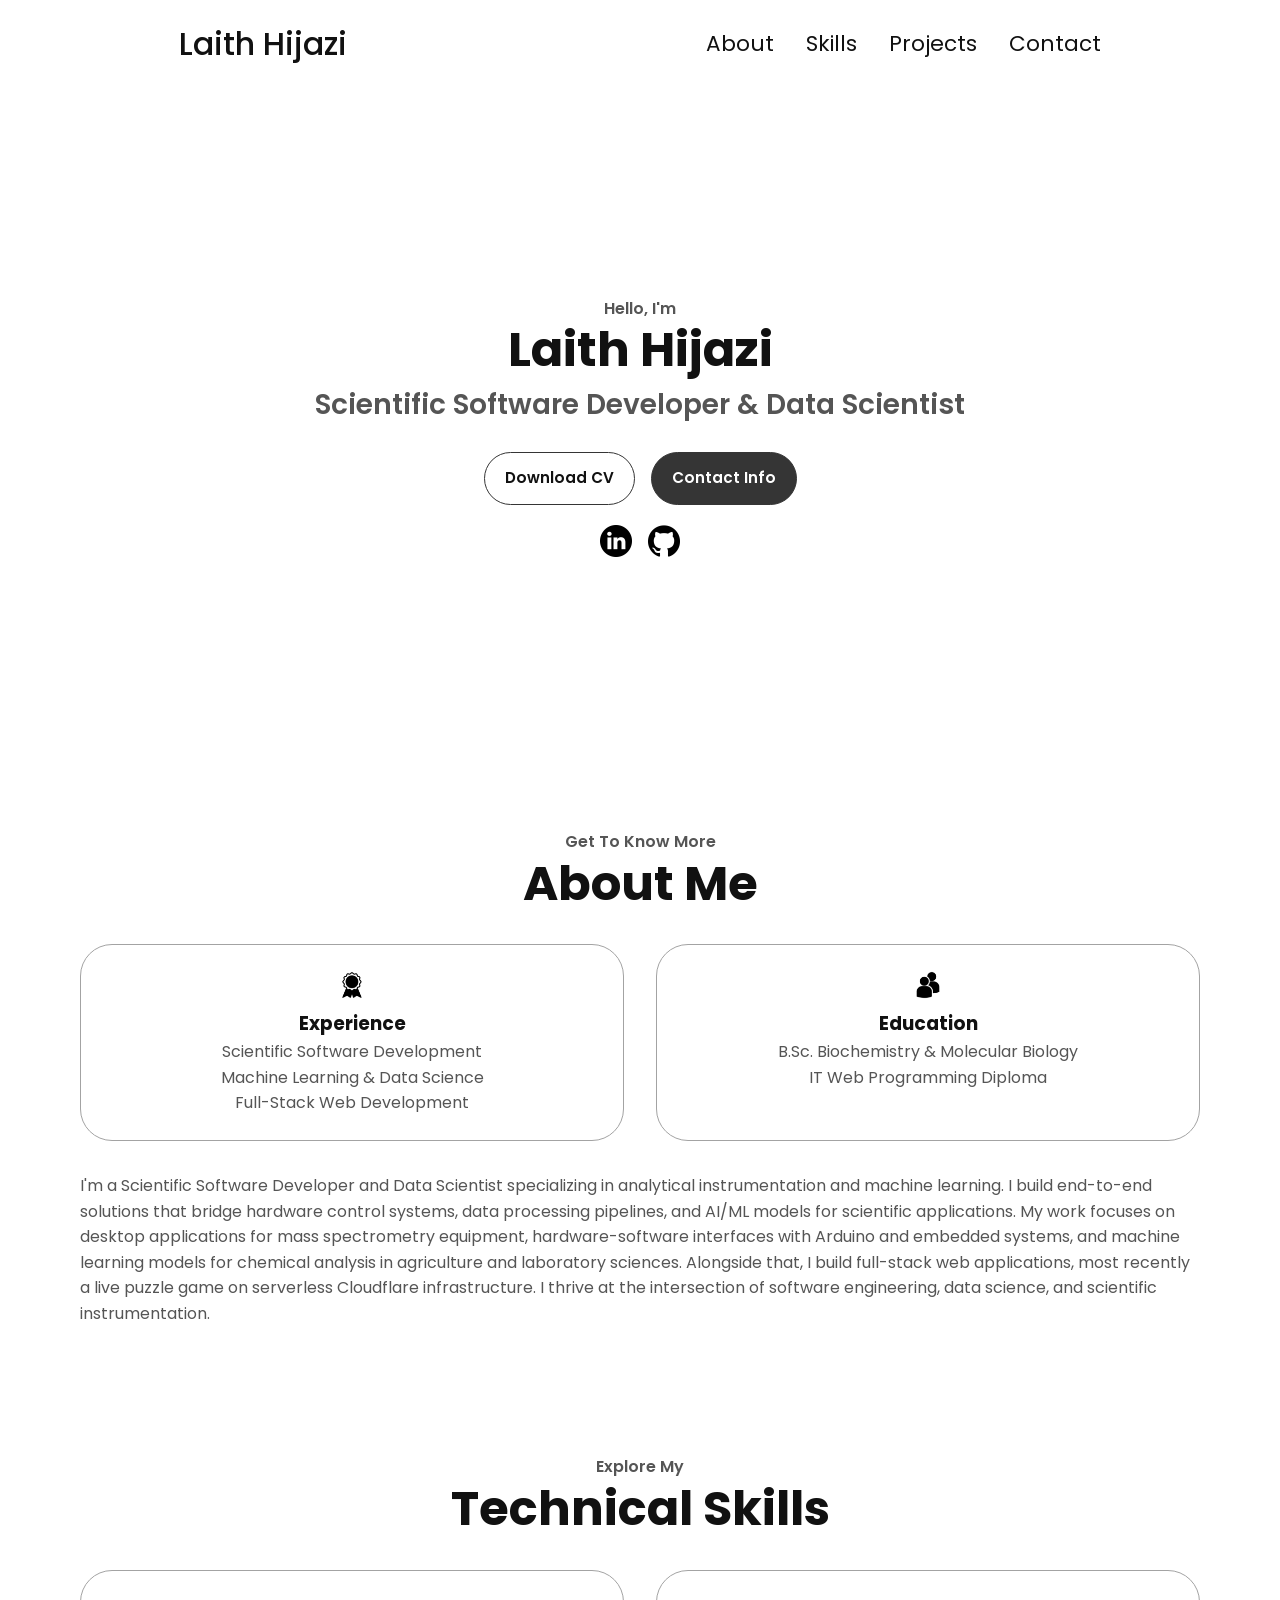
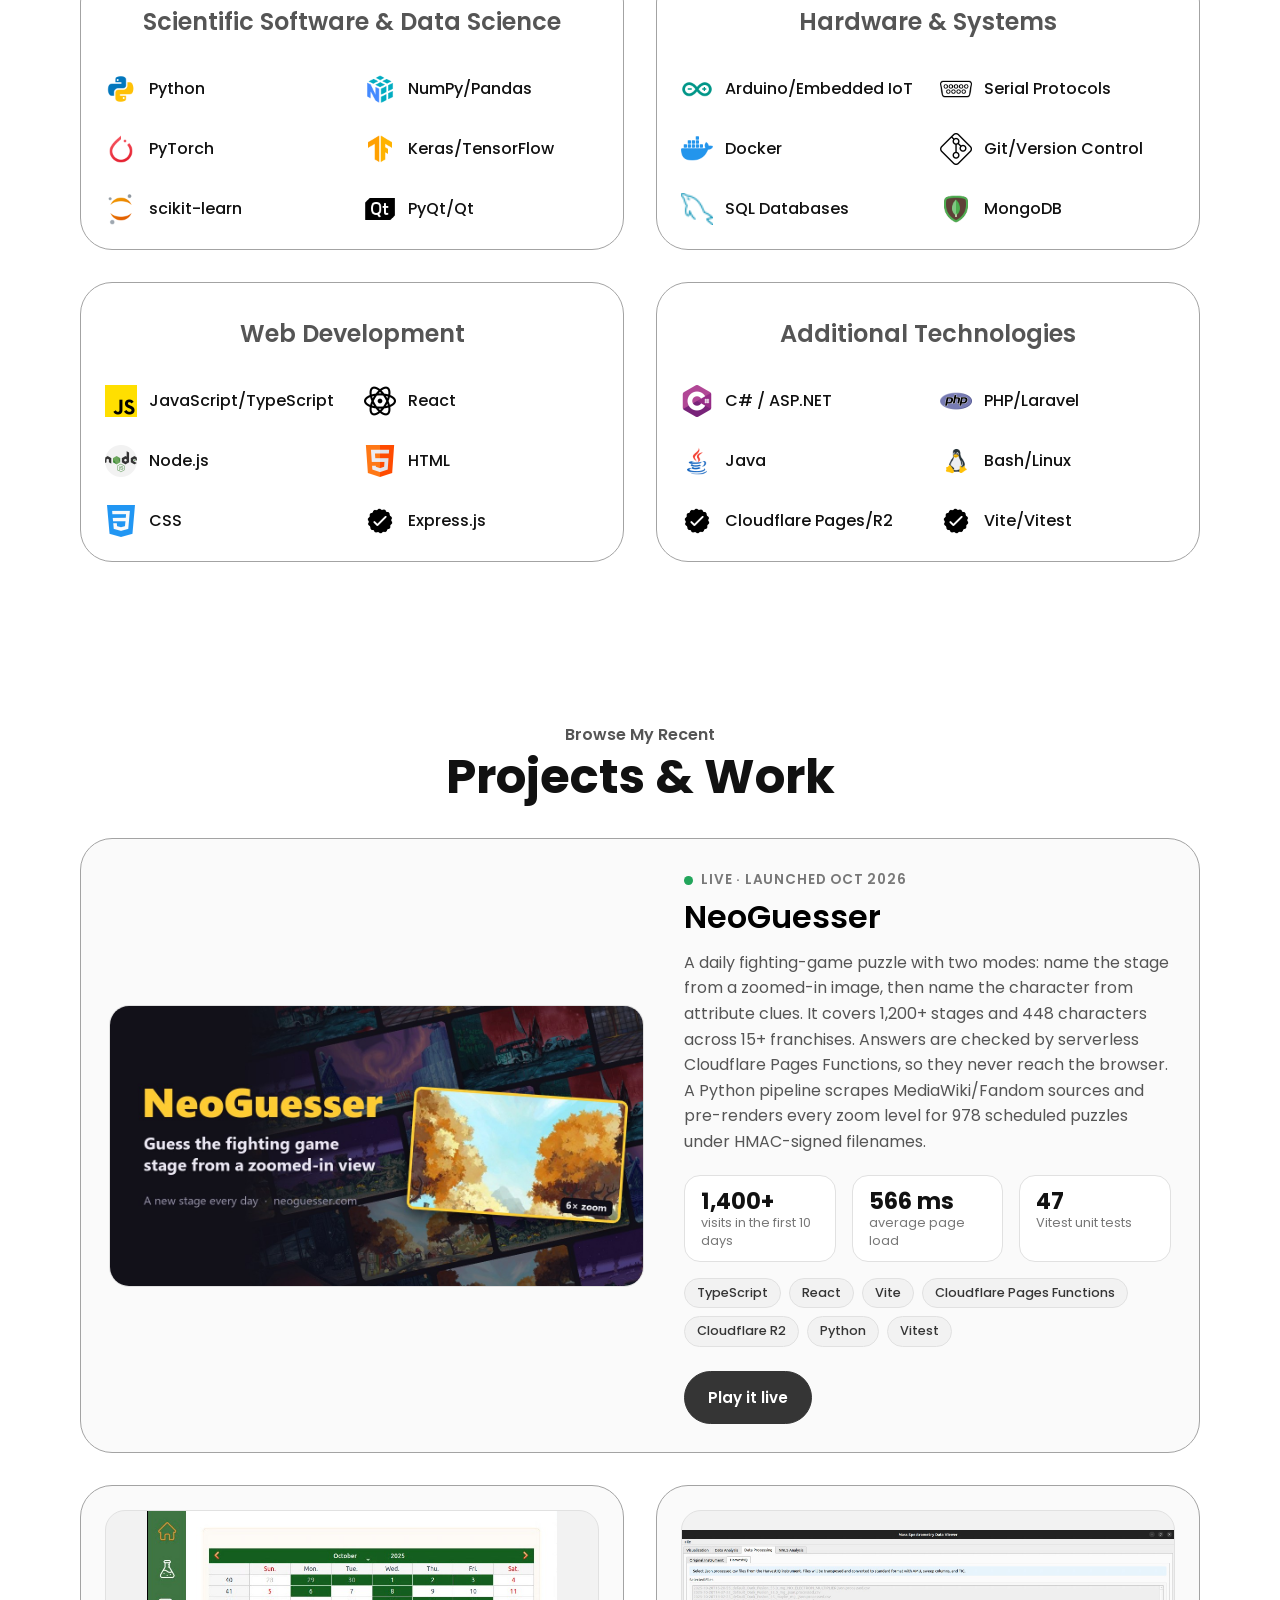
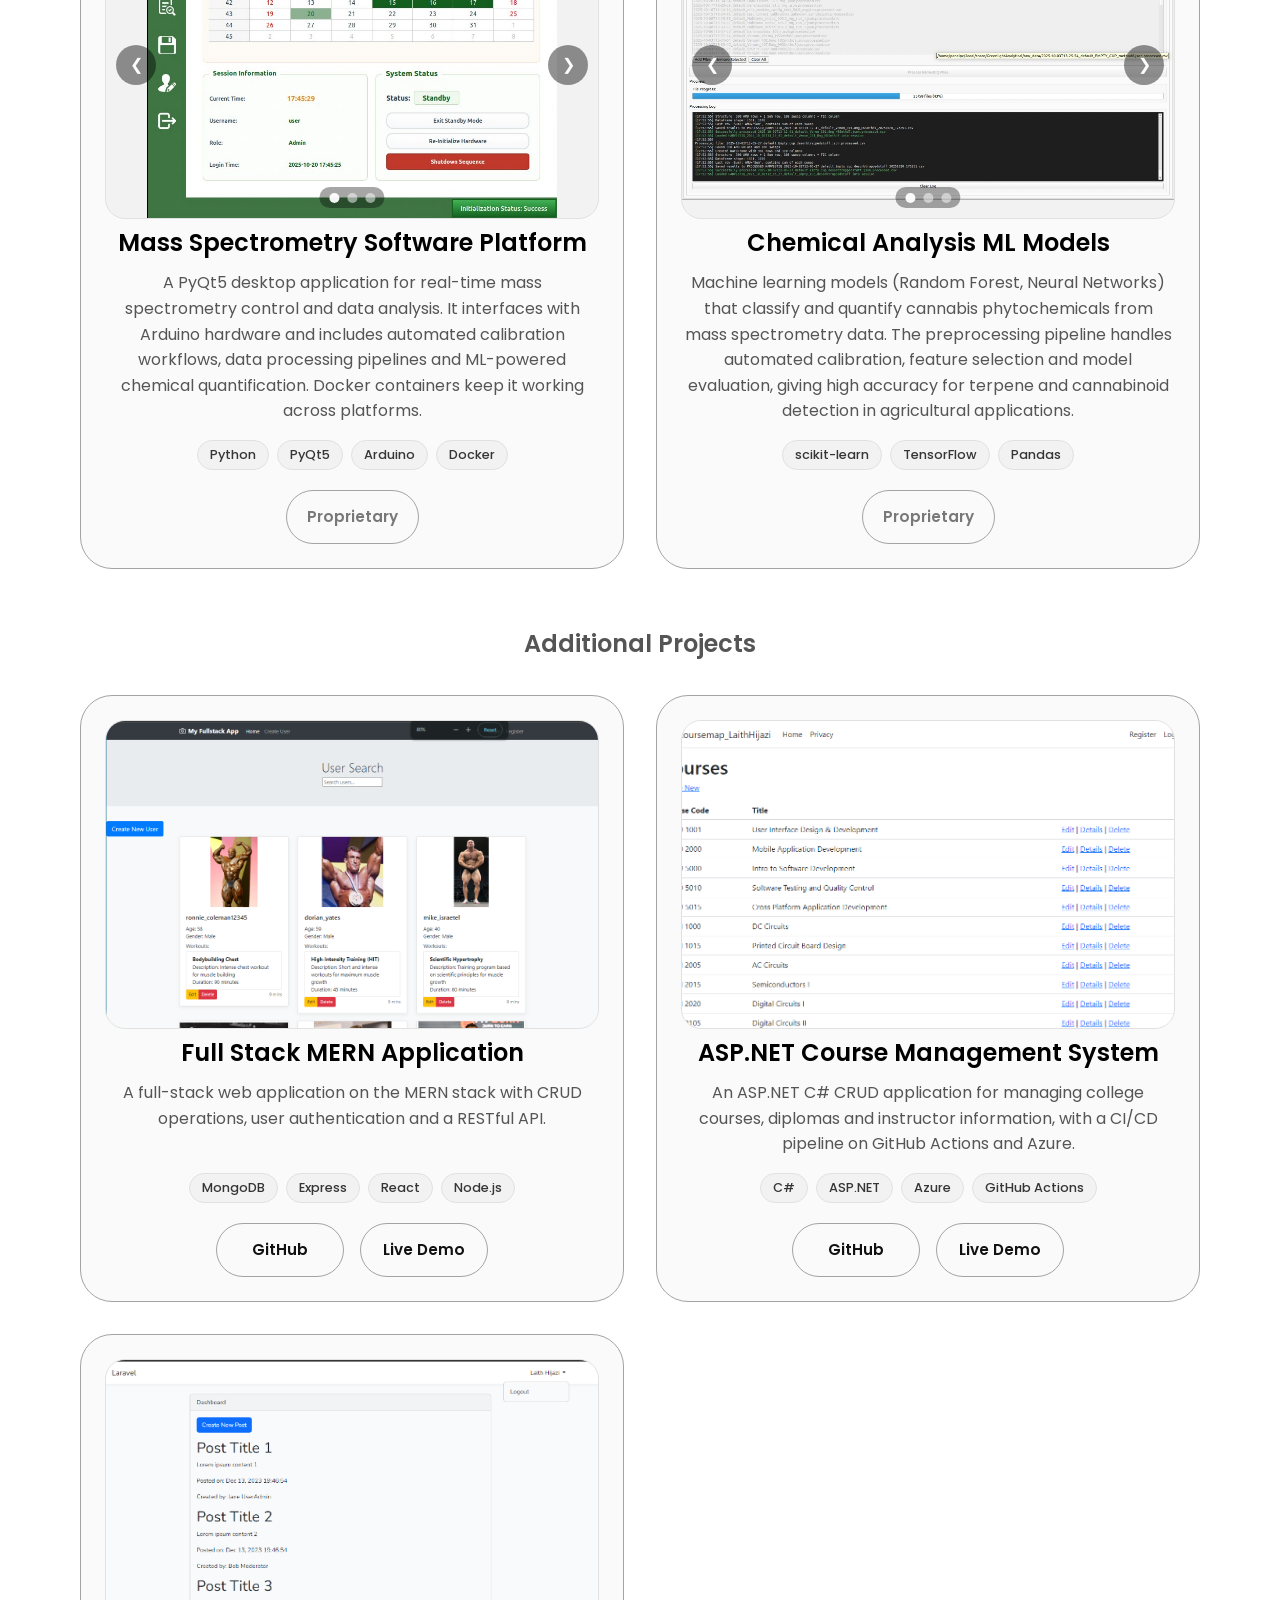
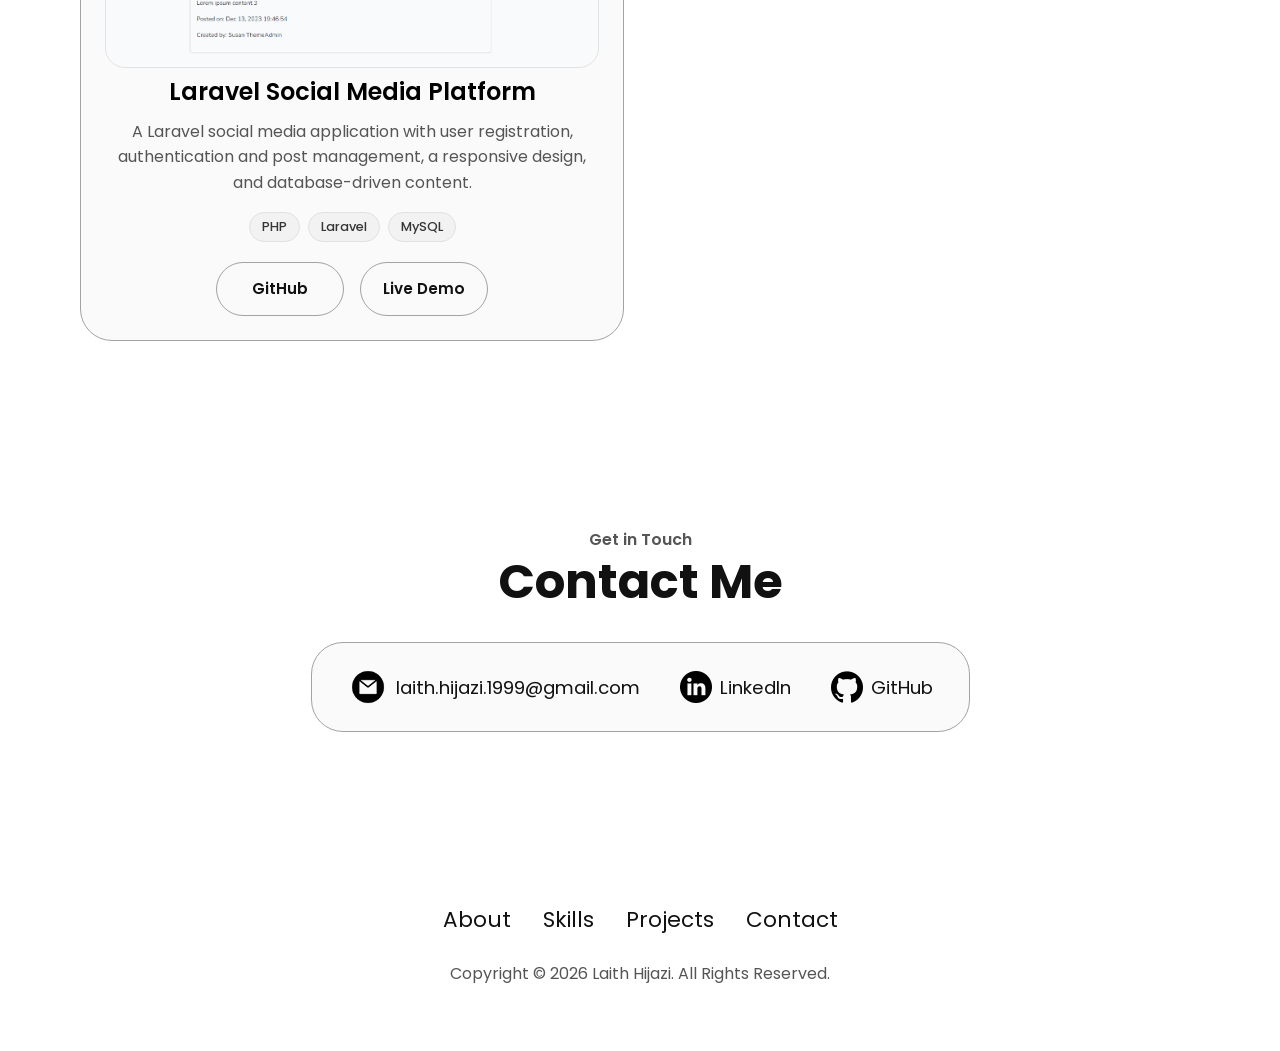
<file: index.html>
<!DOCTYPE html>
<html lang="en">

<head>
    <meta charset="UTF-8" />
    <meta name="viewport" content="width=device-width, initial-scale=1.0" />
    <title>Laith Hijazi | Scientific Software Developer & Data Scientist</title>
    <meta name="description"
        content="Laith Hijazi: scientific software developer and data scientist building instrument control software, machine learning models and full-stack web apps like NeoGuesser." />
    <meta name="theme-color" content="#ffffff" />
    <meta property="og:type" content="website" />
    <meta property="og:title" content="Laith Hijazi | Scientific Software Developer & Data Scientist" />
    <meta property="og:description"
        content="Instrument control software, machine learning for chemical analysis, and full-stack web apps." />
    <link rel="icon"
        href="data:image/svg+xml,%3Csvg xmlns='http://www.w3.org/2000/svg' viewBox='0 0 64 64'%3E%3Crect width='64' height='64' rx='14' fill='%23353535'/%3E%3Ctext x='50%25' y='54%25' dominant-baseline='middle' text-anchor='middle' font-family='Arial,sans-serif' font-weight='700' font-size='28' fill='white'%3ELH%3C/text%3E%3C/svg%3E" />
    <link rel="preconnect" href="https://fonts.googleapis.com" />
    <link rel="preconnect" href="https://fonts.gstatic.com" crossorigin />
    <link rel="stylesheet"
        href="https://fonts.googleapis.com/css2?family=Poppins:wght@300;400;500;600;700&display=swap" />
    <link rel="stylesheet" href="style.css" />
    <link rel="stylesheet" href="mediaqueries.css" />
</head>

<body>
    <a class="skip-link" href="#main">Skip to content</a>

    <header class="site-header">
        <nav class="site-nav" aria-label="Main">
            <a class="logo" href="#profile">Laith Hijazi</a>
            <button class="hamburger-icon" type="button" aria-label="Open menu" aria-expanded="false"
                aria-controls="nav-links">
                <span></span>
                <span></span>
                <span></span>
            </button>
            <ul class="nav-links" id="nav-links">
                <li><a href="#about">About</a></li>
                <li><a href="#experience">Skills</a></li>
                <li><a href="#projects">Projects</a></li>
                <li><a href="#contact">Contact</a></li>
            </ul>
        </nav>
    </header>

    <main id="main">
        <section id="profile">
            <div class="section__text">
                <p class="section__text__p1">Hello, I'm</p>
                <h1 class="title">Laith Hijazi</h1>
                <p class="section__text__p2">Scientific Software Developer & Data Scientist</p>
                <div class="btn-container">
                    <a class="btn btn-color-2" href="./assets/LH_Resume_2025.pdf" target="_blank" rel="noopener">
                        Download CV
                    </a>
                    <a class="btn btn-color-1" href="#contact">Contact Info</a>
                </div>
                <div id="socials-container">
                    <a href="https://www.linkedin.com/in/laith-hijazi-50b4b7201/" target="_blank" rel="noopener"
                        aria-label="LinkedIn profile">
                        <img src="./assets/linkedin.png" alt="" class="icon" />
                    </a>
                    <a href="https://github.com/LaithHijazi" target="_blank" rel="noopener"
                        aria-label="GitHub profile">
                        <img src="./assets/github.png" alt="" class="icon" />
                    </a>
                </div>
            </div>
        </section>

        <section id="about">
            <p class="section__text__p1">Get To Know More</p>
            <h2 class="title">About Me</h2>
            <div class="about-details-container">
                <div class="about-containers">
                    <div class="details-container">
                        <img src="./assets/experience.png" alt="" class="icon" />
                        <h3>Experience</h3>
                        <p>Scientific Software Development<br />Machine Learning & Data Science<br />Full-Stack Web Development</p>
                    </div>
                    <div class="details-container">
                        <img src="./assets/education.png" alt="" class="icon" />
                        <h3>Education</h3>
                        <p>B.Sc. Biochemistry & Molecular Biology<br />IT Web Programming Diploma</p>
                    </div>
                </div>
                <div class="text-container">
                    <p>
                        I'm a Scientific Software Developer and Data Scientist specializing in analytical
                        instrumentation and machine learning. I build end-to-end solutions that bridge hardware
                        control systems, data processing pipelines, and AI/ML models for scientific applications.
                        My work focuses on desktop applications for mass spectrometry equipment, hardware-software
                        interfaces with Arduino and embedded systems, and machine learning models for chemical
                        analysis in agriculture and laboratory sciences. Alongside that, I build full-stack web
                        applications, most recently a live puzzle game on serverless Cloudflare infrastructure. I
                        thrive at the intersection of software engineering, data science, and scientific
                        instrumentation.
                    </p>
                </div>
            </div>
        </section>

        <section id="experience">
            <p class="section__text__p1">Explore My</p>
            <h2 class="title">Technical Skills</h2>
            <div class="experience-details-container">
                <div class="about-containers">
                    <div class="details-container">
                        <h3 class="experience-sub-title">Scientific Software & Data Science</h3>
                        <div class="article-container">
                            <article><img src="./assets/icons8-python-48.png" alt="" class="icon" /><h4>Python</h4></article>
                            <article><img src="./assets/icons8-numpy-48.png" alt="" class="icon" /><h4>NumPy/<wbr>Pandas</h4></article>
                            <article><img src="./assets/icons8-pytorch-48.png" alt="" class="icon" /><h4>PyTorch</h4></article>
                            <article><img src="./assets/icons8-tensorflow-48.png" alt="" class="icon" /><h4>Keras/<wbr>TensorFlow</h4></article>
                            <article><img src="./assets/icons8-jupyter-48.png" alt="" class="icon" /><h4>scikit-learn</h4></article>
                            <article><img src="./assets/icons8-qt-50.png" alt="" class="icon" /><h4>PyQt/<wbr>Qt</h4></article>
                        </div>
                    </div>
                    <div class="details-container">
                        <h3 class="experience-sub-title">Hardware & Systems</h3>
                        <div class="article-container">
                            <article><img src="./assets/icons8-arduino-48.png" alt="" class="icon" /><h4>Arduino/<wbr>Embedded IoT</h4></article>
                            <article><img src="./assets/icons8-rs-232-female-50.png" alt="" class="icon" /><h4>Serial Protocols</h4></article>
                            <article><img src="./assets/docker.png" alt="" class="icon" /><h4>Docker</h4></article>
                            <article><img src="./assets/git.png" alt="" class="icon" /><h4>Git/<wbr>Version Control</h4></article>
                            <article><img src="./assets/mysql.png" alt="" class="icon" /><h4>SQL Databases</h4></article>
                            <article><img src="./assets/mongodb.png" alt="" class="icon" /><h4>MongoDB</h4></article>
                        </div>
                    </div>
                </div>
                <div class="about-containers">
                    <div class="details-container">
                        <h3 class="experience-sub-title">Web Development</h3>
                        <div class="article-container">
                            <article><img src="./assets/js.png" alt="" class="icon" /><h4>JavaScript/<wbr>TypeScript</h4></article>
                            <article><img src="./assets/atom.png" alt="" class="icon" /><h4>React</h4></article>
                            <article><img src="./assets/nodejs.png" alt="" class="icon" /><h4>Node.js</h4></article>
                            <article><img src="./assets/html.png" alt="" class="icon" /><h4>HTML</h4></article>
                            <article><img src="./assets/css-3.png" alt="" class="icon" /><h4>CSS</h4></article>
                            <article><img src="./assets/checkmark.png" alt="" class="icon" /><h4>Express.js</h4></article>
                        </div>
                    </div>
                    <div class="details-container">
                        <h3 class="experience-sub-title">Additional Technologies</h3>
                        <div class="article-container">
                            <article><img src="./assets/c-sharp.png" alt="" class="icon" /><h4>C# /<wbr> ASP.NET</h4></article>
                            <article><img src="./assets/php.png" alt="" class="icon" /><h4>PHP/<wbr>Laravel</h4></article>
                            <article><img src="./assets/icons8-java-48.png" alt="" class="icon" /><h4>Java</h4></article>
                            <article><img src="./assets/icons8-linux-48.png" alt="" class="icon" /><h4>Bash/<wbr>Linux</h4></article>
                            <article><img src="./assets/checkmark.png" alt="" class="icon" /><h4>Cloudflare Pages/<wbr>R2</h4></article>
                            <article><img src="./assets/checkmark.png" alt="" class="icon" /><h4>Vite/<wbr>Vitest</h4></article>
                        </div>
                    </div>
                </div>
            </div>
        </section>

        <section id="projects">
            <p class="section__text__p1">Browse My Recent</p>
            <h2 class="title">Projects & Work</h2>

            <!-- Featured: NeoGuesser -->
            <article class="featured-project color-container">
                <a class="featured-media" href="https://neoguesser.com" target="_blank" rel="noopener"
                    aria-label="Open NeoGuesser">
                    <img src="./assets/neoguesser.jpg" width="1200" height="630"
                        alt="NeoGuesser: guess the fighting game stage from a zoomed-in view" />
                </a>
                <div class="featured-body">
                    <p class="eyebrow"><span class="live-dot" aria-hidden="true"></span> Live · Launched Oct 2026</p>
                    <h3 class="project-title">NeoGuesser</h3>
                    <p>
                        A daily fighting-game puzzle with two modes: name the stage from a zoomed-in image, then
                        name the character from attribute clues. It covers 1,200+ stages and 448 characters across
                        15+ franchises. Answers are checked by serverless Cloudflare Pages Functions, so they never
                        reach the browser. A Python pipeline scrapes MediaWiki/Fandom sources and pre-renders every
                        zoom level for 978 scheduled puzzles under HMAC-signed filenames.
                    </p>
                    <ul class="stats" aria-label="Project highlights">
                        <li><strong>1,400+</strong><span>visits in the first 10 days</span></li>
                        <li><strong>566 ms</strong><span>average page load</span></li>
                        <li><strong>47</strong><span>Vitest unit tests</span></li>
                    </ul>
                    <ul class="tags" aria-label="Technologies">
                        <li>TypeScript</li>
                        <li>React</li>
                        <li>Vite</li>
                        <li>Cloudflare Pages Functions</li>
                        <li>Cloudflare R2</li>
                        <li>Python</li>
                        <li>Vitest</li>
                    </ul>
                    <div class="btn-container btn-container--start">
                        <a class="btn btn-color-1 project-btn" href="https://neoguesser.com" target="_blank"
                            rel="noopener">Play it live</a>
                    </div>
                </div>
            </article>

            <div class="project-grid project-grid--two">
                <article class="details-container color-container project-card">
                    <div class="project-carousel" aria-roledescription="carousel" aria-label="Mass spectrometry software screenshots">
                        <img src="./assets/cannana1.jpg" alt="Mass spec software: main interface"
                            class="project-img active-slide" />
                        <img src="./assets/cannana2.jpg" alt="Mass spec software: control panel" class="project-img"
                            loading="lazy" />
                        <img src="./assets/cannana3.jpg" alt="Mass spec software: data analysis" class="project-img"
                            loading="lazy" />
                    </div>
                    <h3 class="project-title">Mass Spectrometry Software Platform</h3>
                    <p>A PyQt5 desktop application for real-time mass spectrometry control and data analysis. It
                        interfaces with Arduino hardware and includes automated calibration workflows, data
                        processing pipelines and ML-powered chemical quantification. Docker containers keep it
                        working across platforms.</p>
                    <ul class="tags" aria-label="Technologies">
                        <li>Python</li>
                        <li>PyQt5</li>
                        <li>Arduino</li>
                        <li>Docker</li>
                    </ul>
                    <div class="btn-container">
                        <span class="btn btn-color-2 project-btn is-disabled">Proprietary</span>
                    </div>
                </article>
                <article class="details-container color-container project-card">
                    <div class="project-carousel" aria-roledescription="carousel" aria-label="Chemical analysis ML screenshots">
                        <img src="./assets/spectra1.jpg" alt="ML analysis: spectral data"
                            class="project-img active-slide" loading="lazy" />
                        <img src="./assets/spectra2.jpg" alt="ML analysis: model results" class="project-img"
                            loading="lazy" />
                        <img src="./assets/spectra3.jpg" alt="ML analysis: data visualization" class="project-img"
                            loading="lazy" />
                    </div>
                    <h3 class="project-title">Chemical Analysis ML Models</h3>
                    <p>Machine learning models (Random Forest, Neural Networks) that classify and quantify cannabis
                        phytochemicals from mass spectrometry data. The preprocessing pipeline handles automated
                        calibration, feature selection and model evaluation, giving high accuracy for terpene and
                        cannabinoid detection in agricultural applications.</p>
                    <ul class="tags" aria-label="Technologies">
                        <li>scikit-learn</li>
                        <li>TensorFlow</li>
                        <li>Pandas</li>
                    </ul>
                    <div class="btn-container">
                        <span class="btn btn-color-2 project-btn is-disabled">Proprietary</span>
                    </div>
                </article>
            </div>

            <h3 class="subsection-title">Additional Projects</h3>
            <div class="project-grid">
                <article class="details-container color-container project-card">
                    <div class="project-frame">
                        <img src="./assets/MERN.png" alt="MERN full-stack application" class="project-img"
                            loading="lazy" />
                    </div>
                    <h3 class="project-title">Full Stack MERN Application</h3>
                    <p>A full-stack web application on the MERN stack with CRUD operations, user authentication and
                        a RESTful API.</p>
                    <ul class="tags" aria-label="Technologies">
                        <li>MongoDB</li>
                        <li>Express</li>
                        <li>React</li>
                        <li>Node.js</li>
                    </ul>
                    <div class="btn-container">
                        <a class="btn btn-color-2 project-btn"
                            href="https://github.com/NSCC-ITC-Fall2023-PROG3017-700-MCa/my-fullstack-app-LaithHijazi"
                            target="_blank" rel="noopener">GitHub</a>
                        <a class="btn btn-color-2 project-btn" href="https://w0475011-fullstack.onrender.com/"
                            target="_blank" rel="noopener">Live Demo</a>
                    </div>
                </article>
                <article class="details-container color-container project-card">
                    <div class="project-frame">
                        <img src="./assets/courses.png" alt="ASP.NET course management system" class="project-img"
                            loading="lazy" />
                    </div>
                    <h3 class="project-title">ASP.NET Course Management System</h3>
                    <p>An ASP.NET C# CRUD application for managing college courses, diplomas and instructor
                        information, with a CI/CD pipeline on GitHub Actions and Azure.</p>
                    <ul class="tags" aria-label="Technologies">
                        <li>C#</li>
                        <li>ASP.NET</li>
                        <li>Azure</li>
                        <li>GitHub Actions</li>
                    </ul>
                    <div class="btn-container">
                        <a class="btn btn-color-2 project-btn"
                            href="https://github.com/NSCC-ITC-Winter2024-WEBD3000-700-MCa/nscccoursemap-LaithHijazi"
                            target="_blank" rel="noopener">GitHub</a>
                        <a class="btn btn-color-2 project-btn" href="https://w0475011-nscccoursemap.azurewebsites.net/"
                            target="_blank" rel="noopener">Live Demo</a>
                    </div>
                </article>
                <article class="details-container color-container project-card">
                    <div class="project-frame">
                        <img src="./assets/laravel.png" alt="Laravel social media platform" class="project-img"
                            loading="lazy" />
                    </div>
                    <h3 class="project-title">Laravel Social Media Platform</h3>
                    <p>A Laravel social media application with user registration, authentication and post
                        management, a responsive design, and database-driven content.</p>
                    <ul class="tags" aria-label="Technologies">
                        <li>PHP</li>
                        <li>Laravel</li>
                        <li>MySQL</li>
                    </ul>
                    <div class="btn-container">
                        <a class="btn btn-color-2 project-btn"
                            href="https://github.com/NSCC-ITC-Fall2023-INET2005-700-MCa/finalassignment-LaithHijazi"
                            target="_blank" rel="noopener">GitHub</a>
                        <a class="btn btn-color-2 project-btn"
                            href="https://w0475011-finalassignment.onrender.com/register" target="_blank"
                            rel="noopener">Live Demo</a>
                    </div>
                </article>
            </div>
        </section>

        <section id="contact">
            <p class="section__text__p1">Get in Touch</p>
            <h2 class="title">Contact Me</h2>
            <div class="contact-info-upper-container">
                <div class="contact-info-container">
                    <img src="./assets/email.png" alt="" class="icon email-icon" />
                    <p><a href="mailto:laith.hijazi.1999@gmail.com">laith.hijazi.1999@gmail.com</a></p>
                </div>
                <div class="contact-info-container">
                    <img src="./assets/linkedin.png" alt="" class="icon" />
                    <p><a href="https://www.linkedin.com/in/laith-hijazi-50b4b7201/" target="_blank"
                            rel="noopener">LinkedIn</a></p>
                </div>
                <div class="contact-info-container">
                    <img src="./assets/github.png" alt="" class="icon" />
                    <p><a href="https://github.com/LaithHijazi" target="_blank" rel="noopener">GitHub</a></p>
                </div>
            </div>
        </section>
    </main>

    <footer>
        <nav aria-label="Footer">
            <ul class="nav-links">
                <li><a href="#about">About</a></li>
                <li><a href="#experience">Skills</a></li>
                <li><a href="#projects">Projects</a></li>
                <li><a href="#contact">Contact</a></li>
            </ul>
        </nav>
        <p>Copyright &#169; <span id="year">2026</span> Laith Hijazi. All Rights Reserved.</p>
    </footer>
    <script src="script.js"></script>
</body>

</html>
</file>
<file: style.css>
/* GENERAL */

:root {
  --ink: #111;
  --ink-strong: rgb(53, 53, 53);
  --text: rgb(85, 85, 85);
  --muted: rgb(120, 120, 120);
  --line: rgb(163, 163, 163);
  --line-soft: rgb(225, 225, 225);
  --surface: #fff;
  --surface-alt: rgb(250, 250, 250);
  --chip: rgb(242, 242, 242);
  --live: #22a55b;
  --radius: 2rem;
  --nav-height: 5.5rem;
}

*,
*::before,
*::after {
  margin: 0;
  padding: 0;
  box-sizing: border-box;
}

html {
  scroll-behavior: smooth;
  scroll-padding-top: var(--nav-height);
}

body {
  font-family: "Poppins", sans-serif;
  background: var(--surface);
  color: var(--ink);
  line-height: 1.6;
}

img {
  max-width: 100%;
  display: block;
}

p {
  color: var(--text);
}

ul {
  list-style: none;
}

a,
.btn {
  transition: all 300ms ease;
}

a {
  color: var(--ink);
  text-decoration: none;
}

a:hover {
  color: grey;
}

:focus-visible {
  outline: 2px solid var(--ink-strong);
  outline-offset: 3px;
  border-radius: 4px;
}

.skip-link {
  position: absolute;
  left: 1rem;
  top: -4rem;
  background: var(--ink-strong);
  color: #fff;
  padding: 0.5rem 1rem;
  border-radius: 0.5rem;
  z-index: 100;
}

.skip-link:focus {
  top: 1rem;
  color: #fff;
}

/* NAV */

.site-header {
  position: sticky;
  top: 0;
  z-index: 50;
  background: rgba(255, 255, 255, 0.88);
  backdrop-filter: blur(10px);
  -webkit-backdrop-filter: blur(10px);
  transition: box-shadow 300ms ease;
}

.site-header.scrolled {
  box-shadow: 0 1px 0 var(--line-soft);
}

.site-nav {
  display: flex;
  justify-content: space-around;
  align-items: center;
  height: var(--nav-height);
}

.nav-links {
  display: flex;
  gap: 2rem;
  font-size: 1.35rem;
}

.nav-links a:hover {
  text-decoration: underline;
  text-underline-offset: 0.6rem;
  text-decoration-color: rgb(181, 181, 181);
}

.logo {
  font-size: 2rem;
  font-weight: 500;
}

.logo:hover {
  color: var(--ink);
}

.hamburger-icon {
  display: none;
  flex-direction: column;
  justify-content: space-between;
  height: 24px;
  width: 30px;
  background: none;
  border: none;
  cursor: pointer;
}

.hamburger-icon span {
  width: 100%;
  height: 2px;
  background-color: black;
  transition: all 0.3s ease-in-out;
  transform-origin: center;
}

.hamburger-icon.open span:first-child {
  transform: translateY(11px) rotate(45deg);
}

.hamburger-icon.open span:nth-child(2) {
  opacity: 0;
}

.hamburger-icon.open span:last-child {
  transform: translateY(-11px) rotate(-45deg);
}

/* SECTIONS */

section {
  padding: 4rem 0;
  margin: 0 10rem;
}

.section__text__p1 {
  text-align: center;
  font-weight: 600;
}

.title {
  font-size: 3rem;
  text-align: center;
  line-height: 1.2;
  margin-bottom: 2rem;
}

/* PROFILE SECTION */

#profile {
  display: flex;
  justify-content: center;
  min-height: calc(85vh - var(--nav-height));
  padding: 0;
}

.section__text {
  align-self: center;
  text-align: center;
}

.section__text p {
  font-weight: 600;
}

#profile .title {
  margin-bottom: 0.25rem;
}

.section__text__p2 {
  font-size: 1.75rem;
  margin-bottom: 1.5rem;
}

#socials-container {
  display: flex;
  justify-content: center;
  margin-top: 1.25rem;
  gap: 1rem;
}

#socials-container a:hover {
  opacity: 0.6;
}

/* ICONS */

.icon {
  height: 2rem;
  width: auto;
}

/* BUTTONS */

.btn-container {
  display: flex;
  justify-content: center;
  gap: 1rem;
}

.btn-container--start {
  justify-content: flex-start;
}

.btn {
  display: inline-flex;
  align-items: center;
  justify-content: center;
  font-family: inherit;
  font-size: 0.95rem;
  font-weight: 600;
  padding: 0.85rem 1.25rem;
  min-width: 8rem;
  border-radius: 2rem;
  border: var(--ink-strong) 0.1rem solid;
  cursor: pointer;
}

.btn-color-1 {
  background: var(--ink-strong);
  color: white;
}

.btn-color-1:hover {
  background: black;
  color: white;
}

.btn-color-2 {
  background: none;
  color: var(--ink);
}

.btn-color-2:hover {
  background: var(--ink-strong);
  color: white;
}

.project-btn {
  border-color: var(--line);
}

.project-btn.btn-color-1 {
  border-color: var(--ink-strong);
}

.btn.is-disabled,
.btn.is-disabled:hover {
  cursor: default;
  background: none;
  color: var(--muted);
}

/* CARDS */

.about-containers {
  display: flex;
  gap: 2rem;
  margin-bottom: 2rem;
}

.about-details-container {
  display: flex;
  justify-content: center;
  flex-direction: column;
}

.details-container {
  padding: 1.5rem;
  flex: 1;
  background: var(--surface);
  border-radius: var(--radius);
  border: var(--line) 0.1rem solid;
  text-align: center;
}

.details-container h3 {
  margin-top: 0.5rem;
}

.details-container > .icon {
  margin: 0 auto;
}

.text-container p + p {
  margin-top: 1rem;
}

/* SKILLS SECTION */

.experience-sub-title {
  color: var(--text);
  font-weight: 600;
  font-size: 1.5rem;
  margin-bottom: 2rem;
}

.experience-details-container {
  display: flex;
  justify-content: center;
  flex-direction: column;
}

.article-container {
  display: grid;
  grid-template-columns: repeat(auto-fill, minmax(11rem, 1fr));
  gap: 1.75rem 1.5rem;
  text-align: initial;
}

article h4 {
  font-weight: 500;
  font-size: 1rem;
  line-height: 1.3;
}

.article-container article {
  display: flex;
  align-items: center;
  gap: 0.75rem;
}

.article-container .icon {
  flex: none;
  height: 2rem;
  width: 2rem;
  object-fit: contain;
}

/* PROJECTS SECTION */

.color-container {
  border-color: var(--line);
  background: var(--surface-alt);
}

.project-title {
  margin: 1.25rem 0 0.75rem;
  color: black;
  font-weight: 600;
  font-size: 1.5rem;
  line-height: 1.3;
}

.project-card {
  display: flex;
  flex-direction: column;
  transition: transform 300ms ease, box-shadow 300ms ease;
}

.project-card:hover,
.featured-project:hover {
  transform: translateY(-4px);
  box-shadow: 0 14px 30px rgba(0, 0, 0, 0.07);
}

.project-card > p {
  flex: 1;
}

.project-card .btn-container {
  margin-top: 1.25rem;
}

.project-grid {
  display: grid;
  grid-template-columns: repeat(3, 1fr);
  gap: 2rem;
}

.project-grid--two {
  grid-template-columns: repeat(2, 1fr);
}

.subsection-title {
  text-align: center;
  margin: 3.5rem 0 2rem;
  color: var(--text);
  font-weight: 600;
  font-size: 1.5rem;
}

.project-frame,
.project-carousel {
  aspect-ratio: 16 / 10;
  border-radius: 1.25rem;
  overflow: hidden;
  background: var(--chip);
  border: 1px solid var(--line-soft);
}

.project-frame .project-img {
  width: 100%;
  height: 100%;
  object-fit: cover;
  object-position: top center;
}

.tags {
  display: flex;
  flex-wrap: wrap;
  justify-content: center;
  gap: 0.5rem;
  margin-top: 1rem;
}

.tags li {
  font-size: 0.8rem;
  font-weight: 500;
  padding: 0.25rem 0.75rem;
  border-radius: 999px;
  background: var(--chip);
  color: var(--ink-strong);
  border: 1px solid var(--line-soft);
}

/* FEATURED PROJECT */

.featured-project {
  display: grid;
  grid-template-columns: 1.1fr 1fr;
  gap: 2.5rem;
  align-items: center;
  padding: 1.75rem;
  border: 0.1rem solid var(--line);
  border-radius: var(--radius);
  margin-bottom: 2rem;
  transition: transform 300ms ease, box-shadow 300ms ease;
}

.featured-media {
  display: block;
  border-radius: 1.25rem;
  overflow: hidden;
  border: 1px solid var(--line-soft);
}

.featured-media img {
  width: 100%;
  height: auto;
  transition: transform 500ms ease;
}

.featured-media:hover img {
  transform: scale(1.03);
}

.featured-body .project-title {
  font-size: 2rem;
  margin: 0.25rem 0 0.75rem;
}

.featured-body .tags {
  justify-content: flex-start;
  margin-bottom: 1.5rem;
}

.eyebrow {
  display: inline-flex;
  align-items: center;
  gap: 0.5rem;
  font-size: 0.85rem;
  font-weight: 600;
  text-transform: uppercase;
  letter-spacing: 0.06em;
  color: var(--muted);
}

.live-dot {
  width: 0.55rem;
  height: 0.55rem;
  border-radius: 50%;
  background: var(--live);
  box-shadow: 0 0 0 0 rgba(34, 165, 91, 0.5);
  animation: pulse 2s infinite;
}

@keyframes pulse {
  70% {
    box-shadow: 0 0 0 8px rgba(34, 165, 91, 0);
  }
  100% {
    box-shadow: 0 0 0 0 rgba(34, 165, 91, 0);
  }
}

.stats {
  display: grid;
  grid-template-columns: repeat(3, 1fr);
  gap: 1rem;
  margin-top: 1.25rem;
}

.stats li {
  display: flex;
  flex-direction: column;
  padding: 0.75rem 1rem;
  background: var(--surface);
  border: 1px solid var(--line-soft);
  border-radius: 1rem;
}

.stats strong {
  font-size: 1.4rem;
  line-height: 1.2;
}

.stats span {
  font-size: 0.8rem;
  color: var(--muted);
  line-height: 1.35;
}

/* CAROUSEL */

.project-carousel {
  position: relative;
}

.project-carousel .project-img {
  position: absolute;
  inset: 0;
  width: 100%;
  height: 100%;
  object-fit: contain;
  opacity: 0;
  transition: opacity 500ms ease;
}

.project-carousel .project-img.active-slide {
  opacity: 1;
}

.carousel-btn {
  position: absolute;
  top: 50%;
  transform: translateY(-50%);
  display: grid;
  place-items: center;
  width: 2.5rem;
  height: 2.5rem;
  border-radius: 50%;
  background-color: rgba(0, 0, 0, 0.5);
  color: white;
  border: none;
  cursor: pointer;
  font-size: 1rem;
  transition: background-color 0.3s, opacity 0.3s;
  z-index: 10;
  opacity: 0.85;
}

.carousel-btn:hover {
  background-color: rgba(0, 0, 0, 0.8);
  opacity: 1;
}

.prev-btn {
  left: 10px;
}

.next-btn {
  right: 10px;
}

.carousel-dots {
  position: absolute;
  bottom: 10px;
  left: 50%;
  transform: translateX(-50%);
  display: flex;
  gap: 0.5rem;
  padding: 0.35rem 0.6rem;
  border-radius: 999px;
  background: rgba(0, 0, 0, 0.35);
  z-index: 10;
}

.dot {
  height: 10px;
  width: 10px;
  padding: 0;
  border: none;
  background-color: rgba(255, 255, 255, 0.5);
  border-radius: 50%;
  cursor: pointer;
  transition: background-color 0.3s;
}

.dot:hover,
.dot.active-dot {
  background-color: rgba(255, 255, 255, 0.95);
}

/* CONTACT */

#contact {
  display: flex;
  justify-content: center;
  flex-direction: column;
  min-height: 50vh;
}

.contact-info-upper-container {
  display: flex;
  justify-content: center;
  flex-wrap: wrap;
  border-radius: var(--radius);
  border: 0.1rem solid var(--line);
  background: var(--surface-alt);
  margin: 0 auto;
  padding: 0.5rem 1rem;
}

.contact-info-container {
  display: flex;
  align-items: center;
  justify-content: center;
  gap: 0.5rem;
  margin: 1rem 1.25rem;
}

.contact-info-container p {
  font-size: 1.15rem;
}

.email-icon {
  height: 2.5rem;
}

/* FOOTER */

footer {
  padding: 3rem 1rem 4rem;
}

footer nav {
  display: flex;
  justify-content: center;
  margin-bottom: 1.5rem;
}

footer p {
  text-align: center;
}

/* MOTION */

@media (prefers-reduced-motion: reduce) {
  html {
    scroll-behavior: auto;
  }

  *,
  *::before,
  *::after {
    animation: none !important;
    transition: none !important;
  }
}
</file>
<file: mediaqueries.css>
@media screen and (max-width: 1400px) {
  section {
    margin: 0 5rem;
  }

  .about-containers {
    flex-wrap: wrap;
  }

  .about-containers .details-container {
    flex: 1 1 22rem;
  }

  .project-grid {
    grid-template-columns: repeat(2, 1fr);
  }
}

@media screen and (max-width: 1200px) {
  :root {
    --nav-height: 4.5rem;
  }

  section {
    margin: 0 5%;
  }

  .hamburger-icon {
    display: flex;
  }

  .site-nav {
    justify-content: space-between;
    padding: 0 5%;
    position: relative;
  }

  .site-nav .nav-links {
    position: absolute;
    top: 100%;
    right: 5%;
    flex-direction: column;
    gap: 0;
    min-width: 12rem;
    background: white;
    border: 1px solid var(--line-soft);
    border-radius: 1rem;
    box-shadow: 0 12px 30px rgba(0, 0, 0, 0.08);
    overflow: hidden;
    visibility: hidden;
    opacity: 0;
    transform: translateY(-8px);
    transition: opacity 0.25s ease, transform 0.25s ease, visibility 0.25s;
  }

  .site-nav .nav-links.open {
    visibility: visible;
    opacity: 1;
    transform: none;
  }

  .site-nav .nav-links a {
    display: block;
    padding: 0.75rem 1.5rem;
    text-align: center;
  }

  .site-nav .nav-links a:hover {
    text-decoration: none;
    background: var(--surface-alt);
  }

  .featured-project {
    grid-template-columns: 1fr;
    gap: 1.5rem;
  }
}

@media screen and (max-width: 800px) {
  .project-grid,
  .project-grid--two {
    grid-template-columns: 1fr;
  }
}

@media screen and (max-width: 600px) {
  section {
    padding: 3rem 0;
  }

  .btn-container {
    flex-wrap: wrap;
  }

  #about .about-containers .details-container {
    flex-basis: 9rem;
  }

  .contact-info-upper-container {
    flex-direction: column;
    align-items: flex-start;
    width: 100%;
  }

  .contact-info-container {
    margin: 0.5rem;
  }

  .contact-info-container p,
  .nav-links li a {
    font-size: 1rem;
  }

  .contact-info-container p {
    overflow-wrap: anywhere;
  }

  .experience-sub-title {
    font-size: 1.25rem;
  }

  .article-container {
    grid-template-columns: repeat(2, minmax(0, 1fr));
    gap: 1.25rem 0.75rem;
  }

  article h4 {
    font-size: 0.875rem;
    min-width: 0;
    overflow-wrap: break-word;
  }

  .details-container {
    padding: 1.25rem 1rem;
  }

  .logo {
    font-size: 1.5rem;
  }

  footer .nav-links {
    flex-direction: column;
    gap: 0.5rem;
    text-align: center;
  }

  .section__text__p2 {
    font-size: 1.25rem;
  }

  .title {
    font-size: 2rem;
  }

  .featured-project {
    padding: 1rem;
  }

  .featured-body .project-title {
    font-size: 1.6rem;
  }

  .stats {
    gap: 0.5rem;
  }

  .stats li {
    padding: 0.6rem;
  }

  .stats strong {
    font-size: 1.1rem;
  }

  .featured-body .btn-container {
    justify-content: stretch;
  }

  .featured-body .btn {
    width: 100%;
  }

  .text-container {
    text-align: left;
  }
}
</file>
